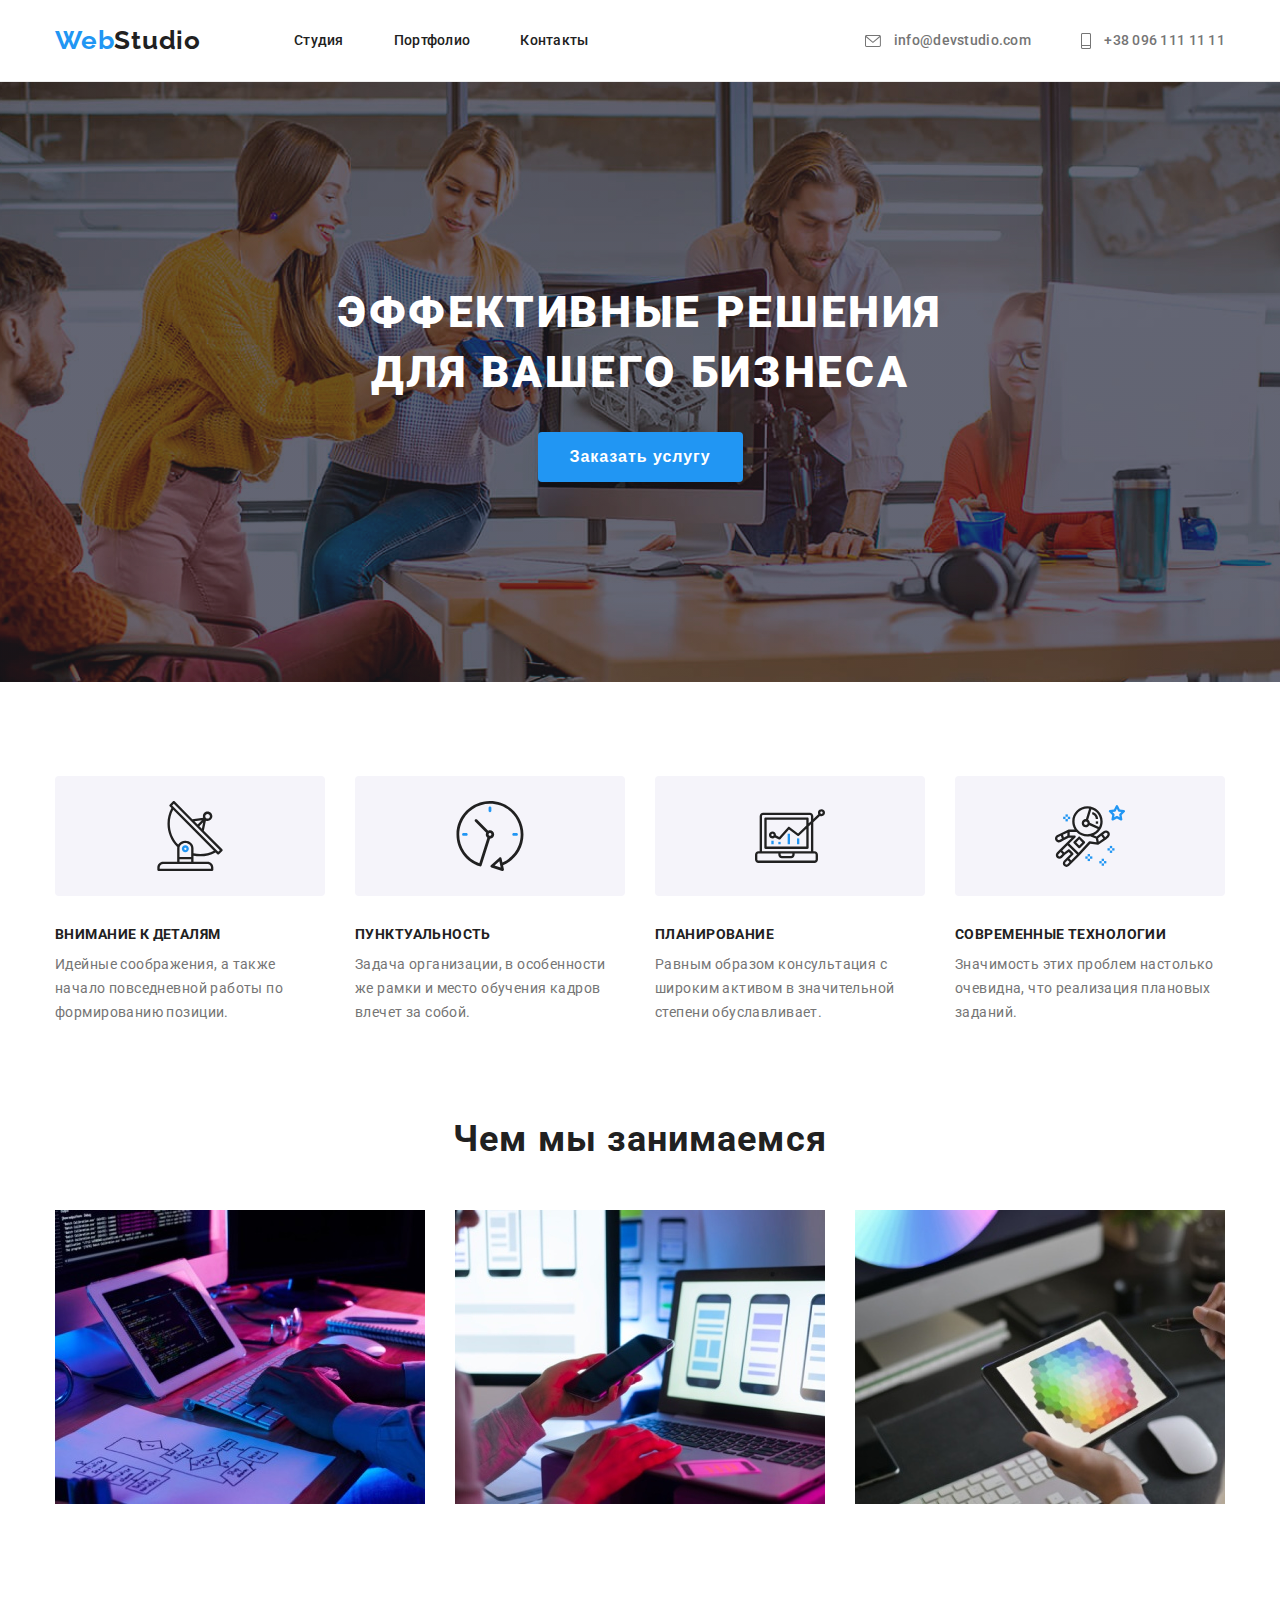
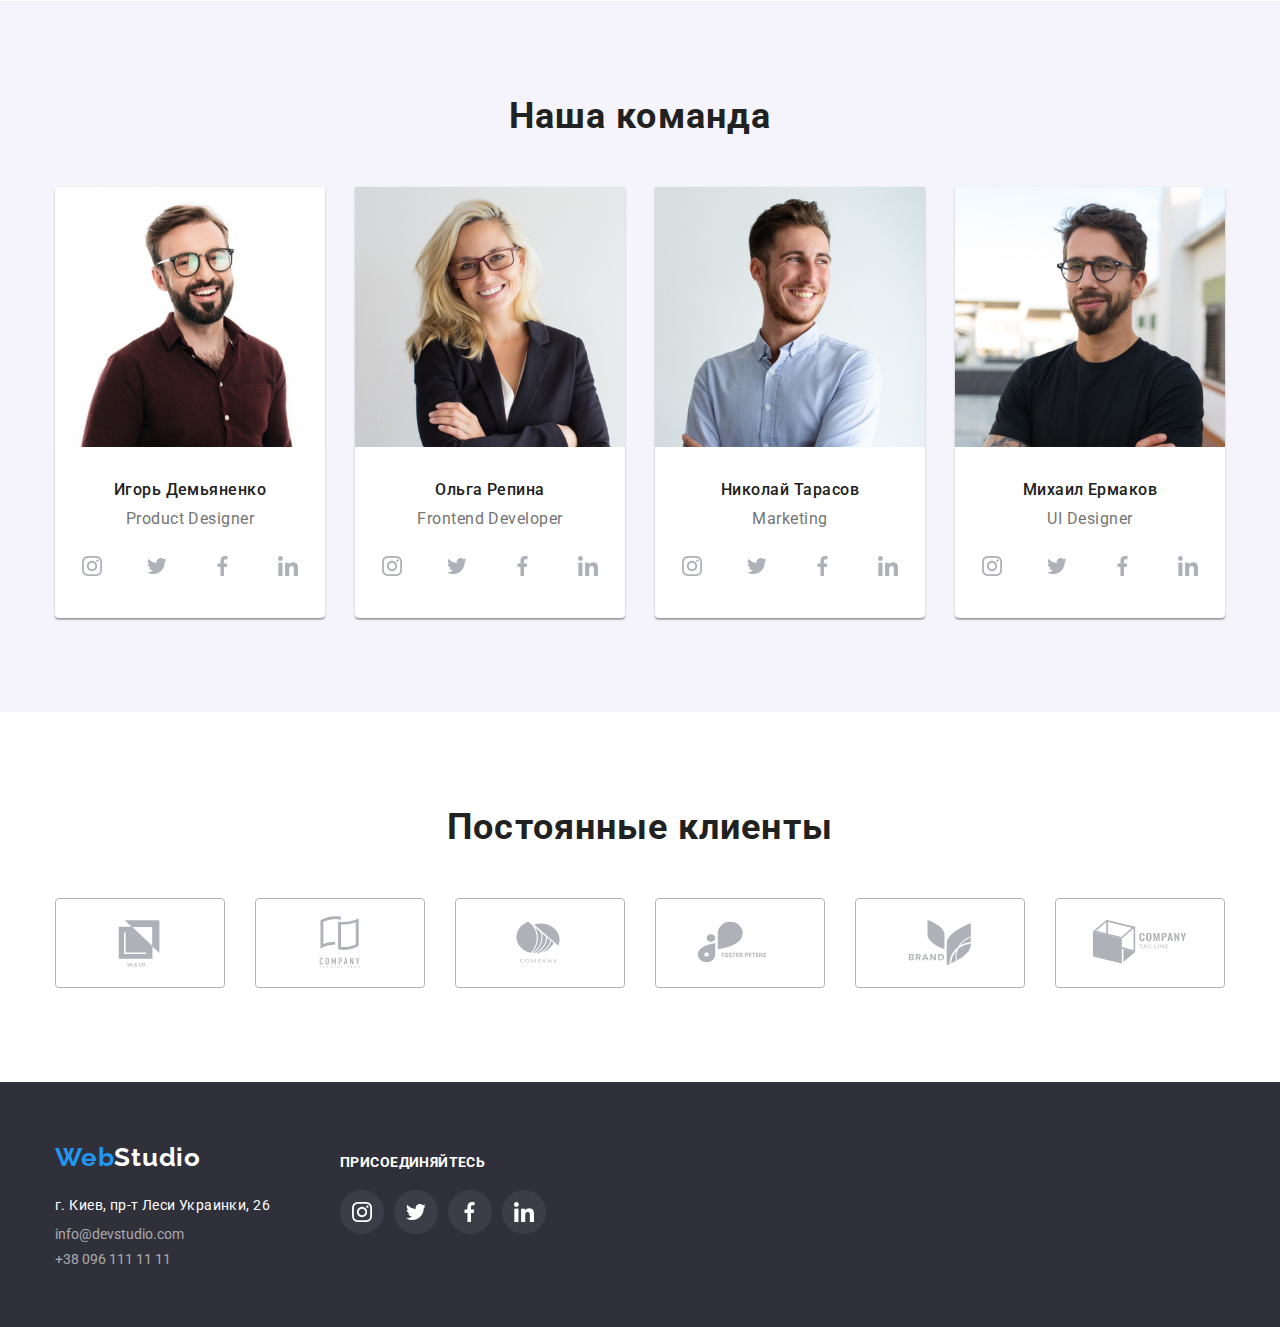
<file: index.html>
<!DOCTYPE html>
<html lang="ru">
  <head>
    <meta charset="UTF-8" />
    <meta http-equiv="X-UA-Compatible" content="IE=edge" />
    <meta name="viewport" content="width=device-width, initial-scale=1.0" />
    <title>WebStudio</title>
    <link rel="preconnect" href="https://fonts.googleapis.com" />
    <link rel="preconnect" href="https://fonts.gstatic.com" crossorigin />
    <link
      href="https://fonts.googleapis.com/css2?family=Raleway:wght@700&family=Roboto:wght@400;500;700;900&display=swap"
      rel="stylesheet"
    />
    <link rel="stylesheet" href="./css/reset.css" />
    <link rel="stylesheet" href="./css/style.css" />
  </head>
  <body>
    <header>
      <div class="container header-container">
        <nav class="nav">
          <a lang="en" href="./index.html" class="logo"
            >Web<span class="color-black">Studio</span></a
          >
          <ul class="links">
            <li><a href="./index.html">Студия</a></li>
            <li><a href="./portfolio.html">Портфолио</a></li>
            <li><a href="">Контакты</a></li>
          </ul>
        </nav>
        <ul class="contacts">
          <li class="contact-item">
            <a class="contact-mail" href="mailto:info@devstudio.com">
              <svg class="contacts-icon" width="16" height="12">
                <use href="./images/icons.svg#icon-mail"></use>
              </svg>
              info@devstudio.com</a
            >
          </li>
          <li class="contact-item">
            <a class="contact-mail" href="tel:+380961111111">
              <svg class="contacts-icon" width="10" height="16">
                <use href="./images/icons.svg#icon-phone"></use>
              </svg>
              +38 096 111 11 11</a
            >
          </li>
        </ul>
      </div>
    </header>
    <main>
      <!-- ButtonBox hero -->
      <section class="hero">
        <h1 class="hero-title">Эффективные решения для вашего бизнеса</h1>
        <button type="button" class="hero-btn">Заказать услугу</button>
      </section>
      <!-- Features -->
      <section class="feature-section">
        <h2 hidden>Наши преимущества</h2>
        <div class="container features-container">
          <ul class="list features-list">
            <li class="features-item">
              <div class="features-pic">
                <svg class="features-icon" width="70" height="70">
                  <use href="./images/icons.svg#icon-antena"></use>
                </svg>
              </div>
              <h3 class="title-features">Внимание к деталям</h3>
              <p class="discription-features">
                Идейные соображения, а также начало повседневной работы по формированию позиции.
              </p>
            </li>
            <li class="features-item">
              <div class="features-pic">
                <svg class="features-icon" width="70" height="70">
                  <use href="./images/icons.svg#icon-time"></use>
                </svg>
              </div>
              <h3 class="title-features">Пунктуальность</h3>
              <p class="discription-features">
                Задача организации, в особенности же рамки и место обучения кадров влечет за собой.
              </p>
            </li>
            <li class="features-item">
              <div class="features-pic">
                <svg class="features-icon" width="70" height="70">
                  <use href="./images/icons.svg#icon-graph"></use>
                </svg>
              </div>
              <h3 class="title-features">Планирование</h3>
              <p class="discription-features">
                Равным образом консультация с широким активом в значительной степени обуславливает.
              </p>
            </li>
            <li class="features-item">
              <div class="features-pic">
                <svg class="features-icon" width="70" height="70">
                  <use href="./images/icons.svg#icon-cosmo"></use>
                </svg>
              </div>
              <h3 class="title-features">Современные технологии</h3>
              <p class="discription-features">
                Значимость этих проблем настолько очевидна, что реализация плановых заданий.
              </p>
            </li>
          </ul>
        </div>
      </section>
      <!-- AboutUs -->
      <section class="section">
        <h2 class="about-title">Чем мы занимаемся</h2>
        <div class="container">
          <ul class="about-img-list">
            <li class="about-list-item">
              <img src="./images/box_1.jpg" alt="руки печатают" width="370" height="294" />
            </li>
            <li class="about-list-item">
              <img src="./images/box_2.jpg" alt="телефон" width="370" height="294" />
            </li>
            <li class="about-list-item">
              <img src="./images/box_3.jpg" alt="планшет" width="370" height="294" />
            </li>
          </ul>
        </div>
      </section>
      <!-- OurTeam -->
      <section class="section team-section">
        <h2 class="title-team">Наша команда</h2>
        <div class="container our-team-container">
          <ul class="list list-team">
            <li class="team-card">
              <img src="./images/team_1.jpg" alt="дизайнер продукта" width="270" height="260" />
              <div class="description-card">
                <h3 class="team-mate">Игорь Демьяненко</h3>
                <p lang="en" class="team-position">Product Designer</p>
                <ul class="worker-social">
                  <li class="social-item">
                    <a class="social-link" href="https://www.instagram.com" target="_blank">
                      <svg class="social-network" width="20" height="20">
                        <use href="./images/icons.svg#icon-instagram"></use>
                      </svg>
                    </a>
                  </li>
                  <li class="social-item">
                    <a class="social-link" href="https://twitter.com" target="_blank">
                      <svg class="social-network" width="20" height="20">
                        <use href="./images/icons.svg#icon-twitter"></use>
                      </svg>
                    </a>
                  </li>
                  <li class="social-item">
                    <a class="social-link" href="https://www.facebook.com" target="_blank">
                      <svg class="social-network" width="20" height="20">
                        <use href="./images/icons.svg#icon-facebook"></use>
                      </svg>
                    </a>
                  </li>
                  <li class="social-item">
                    <a class="social-link" href="https://www.linkedin.com" target="_blank">
                      <svg class="social-network" width="20" height="20">
                        <use href="./images/icons.svg#icon-linkedin"></use>
                      </svg>
                    </a>
                  </li>
                </ul>
              </div>
            </li>
            <li class="team-card">
              <img src="./images/team_2.jpg" alt="фронтенд разработчик" width="270" height="260" />
              <div class="description-card">
                <h3 class="team-mate">Ольга Репина</h3>
                <p lang="en" class="team-position">Frontend Developer</p>
                <ul class="worker-social">
                  <li class="social-item">
                    <a class="social-link" href="https://www.instagram.com" target="_blank">
                      <svg class="social-network" width="20" height="20">
                        <use href="./images/icons.svg#icon-instagram"></use>
                      </svg>
                    </a>
                  </li>
                  <li class="social-item">
                    <a class="social-link" href="https://twitter.com" target="_blank">
                      <svg class="social-network" width="20" height="20">
                        <use href="./images/icons.svg#icon-twitter"></use>
                      </svg>
                    </a>
                  </li>
                  <li class="social-item">
                    <a class="social-link" href="https://www.facebook.com" target="_blank">
                      <svg class="social-network" width="20" height="20">
                        <use href="./images/icons.svg#icon-facebook"></use>
                      </svg>
                    </a>
                  </li>
                  <li class="social-item">
                    <a class="social-link" href="https://www.linkedin.com" target="_blank">
                      <svg class="social-network" width="20" height="20">
                        <use href="./images/icons.svg#icon-linkedin"></use>
                      </svg>
                    </a>
                  </li>
                </ul>
              </div>
            </li>
            <li class="team-card">
              <img src="./images/team_3.jpg" alt="маркетолог" width="270" height="260" />
              <div class="description-card">
                <h3 class="team-mate">Николай Тарасов</h3>
                <p lang="en" class="team-position">Marketing</p>
                <ul class="worker-social">
                  <li class="social-item">
                    <a class="social-link" href="https://www.instagram.com" target="_blank">
                      <svg class="social-network" width="20" height="20">
                        <use href="./images/icons.svg#icon-instagram"></use>
                      </svg>
                    </a>
                  </li>
                  <li class="social-item">
                    <a class="social-link" href="https://twitter.com" target="_blank">
                      <svg class="social-network" width="20" height="20">
                        <use href="./images/icons.svg#icon-twitter"></use>
                      </svg>
                    </a>
                  </li>
                  <li class="social-item">
                    <a class="social-link" href="https://www.facebook.com" target="_blank">
                      <svg class="social-network" width="20" height="20">
                        <use href="./images/icons.svg#icon-facebook"></use>
                      </svg>
                    </a>
                  </li>
                  <li class="social-item">
                    <a class="social-link" href="https://www.linkedin.com" target="_blank">
                      <svg class="social-network" width="20" height="20">
                        <use href="./images/icons.svg#icon-linkedin"></use>
                      </svg>
                    </a>
                  </li>
                </ul>
              </div>
            </li>
            <li class="team-card">
              <img src="./images/team_4.jpg" alt="дизайнер интерфейса" width="270" height="260" />
              <div class="description-card">
                <h3 class="team-mate">Михаил Ермаков</h3>
                <p lang="en" class="team-position">UI Designer</p>
                <ul class="worker-social">
                  <li class="social-item">
                    <a class="social-link" href="https://www.instagram.com" target="_blank">
                      <svg class="social-network" width="20" height="20">
                        <use href="./images/icons.svg#icon-instagram"></use>
                      </svg>
                    </a>
                  </li>
                  <li class="social-item">
                    <a class="social-link" href="https://twitter.com" target="_blank">
                      <svg class="social-network" width="20" height="20">
                        <use href="./images/icons.svg#icon-twitter"></use>
                      </svg>
                    </a>
                  </li>
                  <li class="social-item">
                    <a class="social-link" href="https://www.facebook.com" target="_blank">
                      <svg class="social-network" width="20" height="20">
                        <use href="./images/icons.svg#icon-facebook"></use>
                      </svg>
                    </a>
                  </li>
                  <li class="social-item">
                    <a class="social-link" href="https://www.linkedin.com" target="_blank">
                      <svg class="social-network" width="20" height="20">
                        <use href="./images/icons.svg#icon-linkedin"></use>
                      </svg>
                    </a>
                  </li>
                </ul>
              </div>
            </li>
          </ul>
        </div>
      </section>
      <!-- Regular Customers -->
      <section class="customers">
        <div class="container">
          <h2 class="title-team">Постоянные клиенты</h2>
          <ul class="customers-list">
            <li class="customers-item">
              <a class="customers-link" href="/">
                <svg class="customers-logo" width="106" height="60">
                  <use href="./images/icons.svg#icon-company1"></use>
                </svg>
              </a>
            </li>
            <li class="customers-item">
              <a class="customers-link" href="/">
                <svg class="customers-logo" width="106" height="60">
                  <use href="./images/icons.svg#icon-company2"></use>
                </svg>
              </a>
            </li>
            <li class="customers-item">
              <a class="customers-link" href="/">
                <svg class="customers-logo" width="106" height="60">
                  <use href="./images/icons.svg#icon-company3"></use>
                </svg>
              </a>
            </li>
            <li class="customers-item">
              <a class="customers-link" href="/">
                <svg class="customers-logo" width="106" height="60">
                  <use href="./images/icons.svg#icon-company4"></use>
                </svg>
              </a>
            </li>
            <li class="customers-item">
              <a class="customers-link" href="/">
                <svg class="customers-logo" width="106" height="60">
                  <use href="./images/icons.svg#icon-company5"></use>
                </svg>
              </a>
            </li>
            <li class="customers-item">
              <a class="customers-link" href="/">
                <svg class="customers-logo" width="106" height="60">
                  <use href="./images/icons.svg#icon-company6"></use>
                </svg>
              </a>
            </li>
          </ul>
        </div>
      </section>
    </main>
    <footer class="foot-container">
      <div class="container">
        <div class="footer-adress">
          <a lang="en" href="./index.html" class="logo"
            >Web<span class="color-logo-footer">Studio</span></a
          >
          <ul class="footer">
            <li class="footer-item">
              <address>
                <a class="foot-adress" href="https://goo.gl/maps/8ebgqSX6K33a8LGr6"
                  >г. Киев, пр-т Леси Украинки, 26</a
                >
              </address>
            </li>
            <li class="footer-item">
              <a class="foot-contacts" href="mailto:info@devstudio.com">info@devstudio.com</a>
            </li>
            <li class="footer-item">
              <a class="foot-contacts" href="tel:+380961111111">+38 096 111 11 11</a>
            </li>
          </ul>
        </div>
        <div class="footer-social">
          <h2 class="footer-title">присоединяйтесь</h2>
          <ul class="footer-social-list">
            <li class="footer-social-item">
              <a class="footer-social-link" href="https://www.instagram.com" target="_blank">
                <svg class="footer-social-icon" width="20" height="20">
                  <use href="./images/icons.svg#icon-instagram"></use>
                </svg>
              </a>
            </li>
            <li class="footer-social-item">
              <a class="footer-social-link" href="https://twitter.com" target="_blank">
                <svg class="footer-social-icon" width="20" height="20">
                  <use href="./images/icons.svg#icon-twitter"></use>
                </svg>
              </a>
            </li>
            <li class="footer-social-item">
              <a class="footer-social-link" href="https://www.facebook.com" target="_blank">
                <svg class="footer-social-icon" width="20" height="20">
                  <use href="./images/icons.svg#icon-facebook"></use>
                </svg>
              </a>
            </li>
            <li class="footer-social-item">
              <a class="footer-social-link" href="https://www.linkedin.com" target="_blank">
                <svg class="footer-social-icon" width="20" height="20">
                  <use href="./images/icons.svg#icon-linkedin"></use>
                </svg>
              </a>
            </li>
          </ul>
        </div>
      </div>
    </footer>
  </body>
</html>
</file>
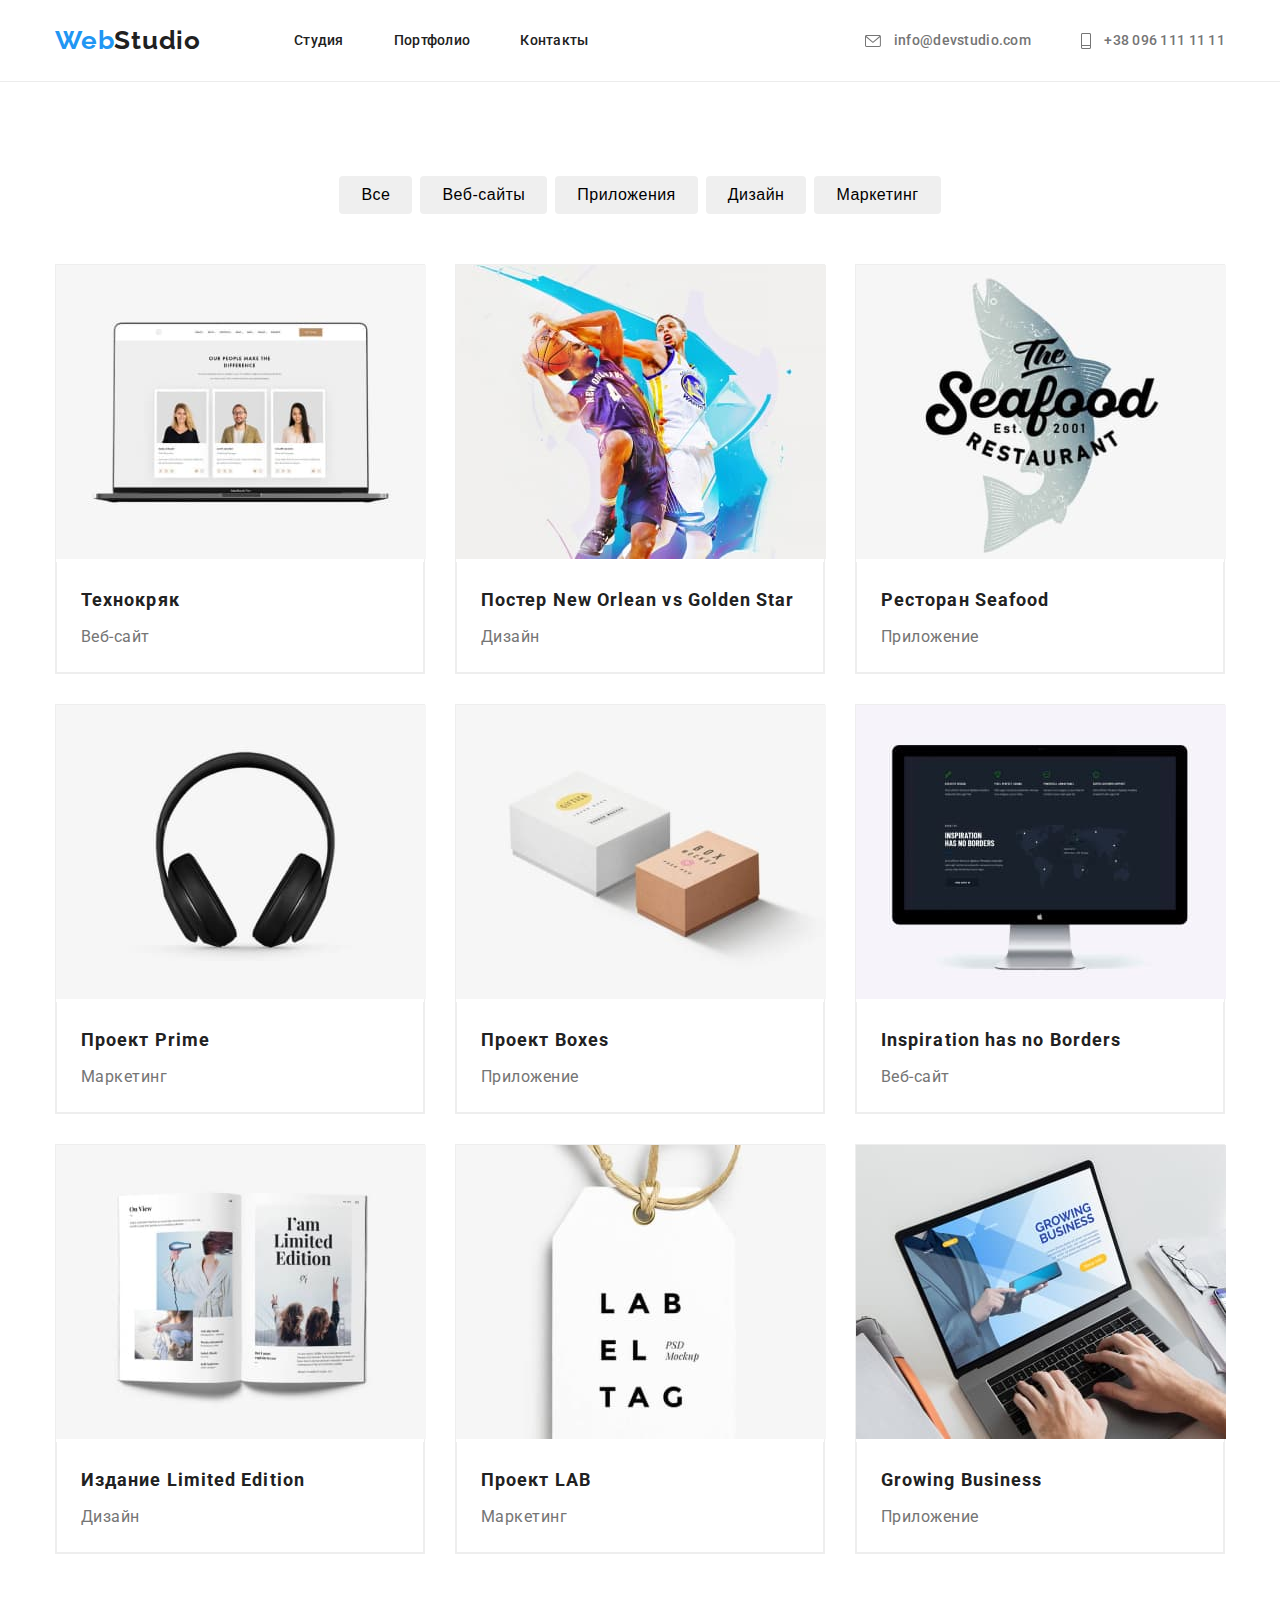
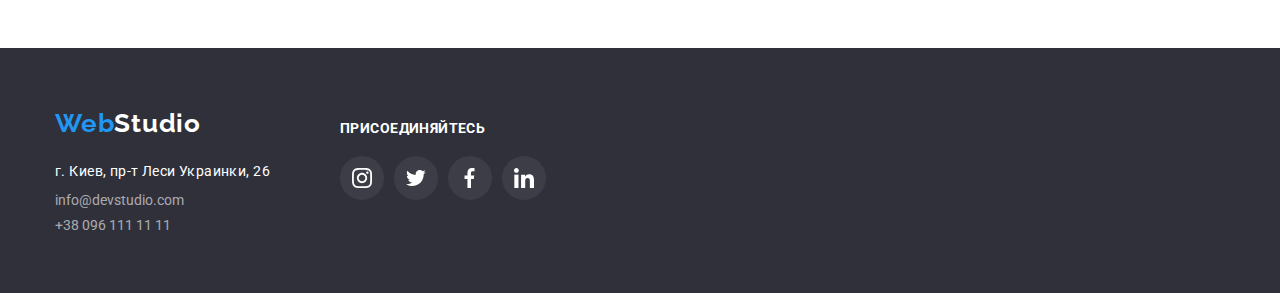
<file: portfolio.html>
<!DOCTYPE html>
<html lang="ru">
  <head>
    <meta charset="UTF-8" />
    <meta http-equiv="X-UA-Compatible" content="IE=edge" />
    <meta name="viewport" content="width=device-width, initial-scale=1.0" />
    <title>WebStudio</title>
    <link rel="preconnect" href="https://fonts.googleapis.com" />
    <link rel="preconnect" href="https://fonts.gstatic.com" crossorigin />
    <link
      href="https://fonts.googleapis.com/css2?family=Raleway:wght@700&family=Roboto:wght@400;500;700;900&display=swap"
      rel="stylesheet"
    />
    <link rel="stylesheet" href="./css/reset.css" />
    <link rel="stylesheet" href="./css/style.css" />
  </head>
  <body>
    <header>
      <div class="container">
        <nav class="nav">
          <a lang="en" href="./index.html" class="logo"
            >Web<span class="color-black">Studio</span></a
          >
          <ul class="links">
            <li><a href="./index.html">Студия</a></li>
            <li><a href="./portfolio.html">Портфолио</a></li>
            <li><a href="">Контакты</a></li>
          </ul>
        </nav>
        <ul class="contacts">
          <li class="contact-item">
            <a href="mailto:info@devstudio.com">
              <svg class="contacts-icon" width="16" height="12">
                <use href="./images/icons.svg#icon-mail"></use>
              </svg>
              info@devstudio.com</a
            >
          </li>
          <li class="contact-item">
            <a href="tel:+380961111111">
              <svg class="contacts-icon" width="10" height="16">
                <use href="./images/icons.svg#icon-phone"></use>
              </svg>
              +38 096 111 11 11</a
            >
          </li>
        </ul>
      </div>
    </header>
    <main>
      <section class="section">
        <h1 hidden>Портфолио</h1>
        <div class="container">
          <ul class="buttons">
            <li class="btn-item"><button type="button" class="btn-filter">Все</button></li>
            <li class="btn-item"><button type="button" class="btn-filter">Веб-сайты</button></li>
            <li class="btn-item"><button type="button" class="btn-filter">Приложения</button></li>
            <li class="btn-item"><button type="button" class="btn-filter">Дизайн</button></li>
            <li class="btn-item"><button type="button" class="btn-filter">Маркетинг</button></li>
          </ul>
          <ul class="portfolio-list">
            <li class="portfolio-item">
              <a href="#">
                <img src="./images/portfolio/portf1.jpg" alt="ноутбук" width="370" height="294" />
                <div class="portfolio-descript-card">
                  <h2 class="portfolio-title">Технокряк</h2>
                  <p class="portfolio-type">Веб-сайт</p>
                </div>
              </a>
            </li>
            <li class="portfolio-item">
              <a href="#">
                <img src="./images/portfolio/portf2.jpg" alt="баскетбол" width="370" height="294" />
                <div class="portfolio-descript-card">
                  <h2 lang="en" class="portfolio-title">Постер New Orlean vs Golden Star</h2>
                  <p class="portfolio-type">Дизайн</p>
                </div>
              </a>
            </li>
            <li class="portfolio-item">
              <a href="#">
                <img src="./images/portfolio/portf3.jpg" alt="ресторан" width="370" height="294" />
                <div class="portfolio-descript-card">
                  <h2 class="portfolio-title">Ресторан Seafood</h2>
                  <p class="portfolio-type">Приложение</p>
                </div>
              </a>
            </li>
            <li class="portfolio-item">
              <a href="#">
                <img src="./images/portfolio/portf4.jpg" alt="наушники" width="370" height="294" />
                <div class="portfolio-descript-card">
                  <h2 class="portfolio-title">Проект Prime</h2>
                  <p class="portfolio-type">Маркетинг</p>
                </div>
              </a>
            </li>
            <li class="portfolio-item">
              <a href="#">
                <img src="./images/portfolio/portf5.jpg" alt="коробки" width="370" height="294" />
                <div class="portfolio-descript-card">
                  <h2 class="portfolio-title">Проект Boxes</h2>
                  <p class="portfolio-type">Приложение</p>
                </div>
              </a>
            </li>
            <li class="portfolio-item">
              <a href="#">
                <img src="./images/portfolio/portf6.jpg" alt="монитор" width="370" height="294" />
                <div class="portfolio-descript-card">
                  <h2 lang="en" class="portfolio-title">Inspiration has no Borders</h2>
                  <p class="portfolio-type">Веб-сайт</p>
                </div>
              </a>
            </li>
            <li class="portfolio-item">
              <a href="#">
                <img src="./images/portfolio/portf7.jpg" alt="журнал" width="370" height="294" />
                <div class="portfolio-descript-card">
                  <h2 class="portfolio-title">Издание Limited Edition</h2>
                  <p class="portfolio-type">Дизайн</p>
                </div>
              </a>
            </li>
            <li class="portfolio-item">
              <a href="#">
                <img src="./images/portfolio/portf8.jpg" alt="бирка" width="370" height="294" />
                <div class="portfolio-descript-card">
                  <h2 class="portfolio-title">Проект LAB</h2>
                  <p class="portfolio-type">Маркетинг</p>
                </div>
              </a>
            </li>
            <li class="portfolio-item">
              <a href="#">
                <img src="./images/portfolio/portf9.jpg" alt="печатают" width="370" height="294" />
                <div class="portfolio-descript-card">
                  <h2 lang="en" class="portfolio-title">Growing Business</h2>
                  <p class="portfolio-type">Приложение</p>
                </div>
              </a>
            </li>
          </ul>
        </div>
      </section>
    </main>
    <footer class="foot-container">
      <div class="container foot-container">
        <div class="footer-adress">
          <a lang="en" href="./index.html" class="logo"
            >Web<span class="color-logo-footer">Studio</span></a
          >
          <ul class="footer">
            <li class="footer-item">
              <address>
                <a class="foot-adress" href="https://goo.gl/maps/8ebgqSX6K33a8LGr6"
                  >г. Киев, пр-т Леси Украинки, 26</a
                >
              </address>
            </li>
            <li class="footer-item">
              <a class="foot-contacts" href="mailto:info@devstudio.com">info@devstudio.com</a>
            </li>
            <li class="footer-item">
              <a class="foot-contacts" href="tel:+380961111111">+38 096 111 11 11</a>
            </li>
          </ul>
        </div>
        <div class="footer-social">
          <h2 class="footer-title">присоединяйтесь</h2>
          <ul class="footer-social-list">
            <li class="footer-social-item">
              <a class="footer-social-link" href="https://www.instagram.com" target="_blank">
                <svg class="footer-social-icon" width="20" height="20">
                  <use href="./images/icons.svg#icon-instagram"></use>
                </svg>
              </a>
            </li>
            <li class="footer-social-item">
              <a class="footer-social-link" href="https://twitter.com" target="_blank">
                <svg class="footer-social-icon" width="20" height="20">
                  <use href="./images/icons.svg#icon-twitter"></use>
                </svg>
              </a>
            </li>
            <li class="footer-social-item">
              <a class="footer-social-link" href="https://www.facebook.com" target="_blank">
                <svg class="footer-social-icon" width="20" height="20">
                  <use href="./images/icons.svg#icon-facebook"></use>
                </svg>
              </a>
            </li>
            <li class="footer-social-item">
              <a class="footer-social-link" href="https://www.linkedin.com" target="_blank">
                <svg class="footer-social-icon" width="20" height="20">
                  <use href="./images/icons.svg#icon-linkedin"></use>
                </svg>
              </a>
            </li>
          </ul>
        </div>
      </div>
    </footer>
  </body>
</html>
</file>
<file: css/style.css>
:root {
  --main-font: 'Roboto', sans-serif;
  --logo-font: 'Raleway', sans-serif;
  --main-color: #212121;
  --sec-color: #757575;
  --active-color: #2196f3;
  --white-color: #fff;
  --btn-hover: #188ce8;
  --hero-color: #2f303a;
  --team-bg: #f5f4fa;
  --footer-cont: rgba(255, 255, 255, 0.6);
}
body {
  font-family: var(--main-font);
  color: var(--main-color);
  font-size: 14px;
  font-style: normal;
}
.list {
  list-style: none;
  margin: 0;
  padding: 0;
}
.section {
  padding: 94px 0;
}
.container {
  width: 1200px;
  margin: 0 auto;
  padding: 0 15px;
  /* outline: 1px solid tomato; */
}
/* Header */
header {
  border-bottom: 1px solid #ececec;
}
.nav,
.links,
.contacts,
header .container {
  display: flex;
  justify-content: space-between;
}
header .logo {
  margin-right: 93px;
  display: flex;
  align-items: center;
  font-family: var(--logo-font);
  font-weight: bold;
  font-size: 26px;
  line-height: calc(31 / 26);
  letter-spacing: 0.03em;
  color: var(--active-color);
}
.color-black {
  color: var(--main-color);
}
.contacts a,
.links a {
  font-weight: 500;
  font-size: 14px;
  line-height: calc(16 / 14);
  letter-spacing: 0.02em;
  color: var(--main-color);
  padding: 32px 0;
  display: inline-block;
  margin-right: 50px;
}
.contacts a {
  color: var(--sec-color);
}
.contacts li:last-child a,
.links li:last-child a {
  margin-right: 0%;
}
.contacts-icon {
  fill: #757575;
  margin-right: 10px;
  vertical-align: middle;
}
.contacts-icon:hover,
.contacts-icon:focus {
  fill: #2196f3;
}
.contacts a:hover,
.contacts a:focus,
.links a:hover,
.links a:focus {
  color: var(--active-color);
}
/* Hero */
.hero {
  padding: 200px 0;
  background: var(--hero-color);
  background-image: linear-gradient(rgba(47, 48, 58, 0.4), rgba(47, 48, 58, 0.4)),
    url(../images/hero.jpg);
  max-width: 1600px;
  background-repeat: no-repeat;
  background-position: center;
  margin: auto;
  background-size: cover;
}

.hero-title {
  font-size: 44px;
  color: var(--white-color);
  font-weight: 900;
  font-size: 44px;
  line-height: calc(60 / 44);
  text-align: center;
  letter-spacing: 0.06em;
  max-width: 650px;
  margin: 0 auto;
  margin-bottom: 30px;
  text-transform: uppercase;
}
.hero-btn {
  padding: 10px 32px;
  border-radius: 4px;
  margin: 0 auto;
  display: block;
  background: var(--active-color);
  box-shadow: 0px 4px 4px rgba(0, 0, 0, 0.15);
  font-weight: bold;
  font-size: 16px;
  line-height: calc(30 / 16);
  letter-spacing: 0.06em;
  color: var(--white-color);
}
.hero-btn:hover,
.hero-btn:focus {
  background: var(--btn-hover);
}
/* Features */
.features-pic {
  background-color: #f5f4fa;
  border-radius: 4px;
  height: 120px;
  padding: 25px 100px;
  margin-bottom: 30px;
}
.feature-section {
  padding-top: 94px;
}
.features-list {
  display: flex;
  justify-content: space-between;
}
.features-item {
  width: 270px;
}
.features-list .features-item + .features-item {
  margin-left: 30px;
}
.title-features {
  margin-bottom: 10px;
  font-weight: bold;
  font-size: 14px;
  line-height: calc(16 / 14);
  letter-spacing: 0.03em;
  text-transform: uppercase;
}
.discription-features {
  color: var(--sec-color);
  font-weight: normal;
  font-size: 14px;
  line-height: calc(24 / 14);
  letter-spacing: 0.03em;
}
/* AboutUs */
.about-title {
  text-align: center;
  margin-bottom: 50px;
  font-style: normal;
  font-weight: bold;
  font-size: 36px;
  line-height: calc(42 / 36);
  text-align: center;
  letter-spacing: 0.03em;
}
.about-img-list {
  display: flex;
}
.about-img-list .about-list-item + .about-list-item {
  margin-left: 30px;
}
/* OurTeam */
.team-section {
  background: var(--team-bg);
}
.title-team {
  margin-bottom: 50px;
  font-style: normal;
  font-weight: bold;
  font-size: 36px;
  line-height: calc(42 / 36);
  text-align: center;
  letter-spacing: 0.03em;
}
.list-team {
  display: flex;
  flex-wrap: wrap;
}
.list-team .team-card + .team-card {
  margin-left: 30px;
}
.team-card {
  width: 270px;
  background: var(--white-color);
  box-shadow: 0px 1px 3px rgba(0, 0, 0, 0.12), 0px 1px 1px rgba(0, 0, 0, 0.14),
    0px 2px 1px rgba(0, 0, 0, 0.2);
  border-radius: 0px 0px 4px 4px;
}
.description-card {
  padding: 30px 15px;
  text-align: center;
}
.team-mate {
  margin-bottom: 10px;
  font-style: normal;
  font-weight: 500;
  font-size: 16px;
  line-height: calc(19 / 16);
  text-align: center;
  letter-spacing: 0.03em;
}
.team-position {
  color: var(--sec-color);
  font-style: normal;
  font-weight: normal;
  font-size: 16px;
  line-height: calc(19 / 16);
  text-align: center;
  letter-spacing: 0.03em;
}
.worker-social {
  display: flex;
  margin-top: 16px;
  justify-content: space-between;
}

.social-link {
  display: flex;
  justify-content: center;
  align-items: center;
  width: 44px;
  height: 44px;
  border-radius: 50%;
  color: #afb1b8;
}

.social-link:hover,
.social-link:focus {
  background-color: var(--active-color);
  color: var(--white-color);
}

.social-network {
  fill: currentColor;
}
/* Regular Customers */
.customers {
  padding-top: 94px;
  padding-bottom: 94px;
}

.customers-list {
  display: flex;
  justify-content: space-between;
}

.customers-link {
  display: flex;
  justify-content: center;
  align-items: center;
  color: #afb1b8;
  width: 170px;
  height: 90px;
  border: 1px solid;
  border-radius: 4px;
}

.customers-logo {
  fill: currentColor;
}

.customers-link:hover,
.customers-link:focus {
  color: var(--active-color);
  border-color: var(--active-color);
}
/* Footer */
footer {
  padding-top: 60px;
  padding-bottom: 60px;
  background: var(--hero-color);
}
footer .container {
  display: flex;
}
footer .logo {
  display: block;
  padding-top: 0;
  padding-bottom: 0;
  margin-bottom: 20px;
  font-family: var(--logo-font);
  font-weight: bold;
  font-size: 26px;
  line-height: calc(31 / 26);
  letter-spacing: 0.03em;
  color: var(--active-color);
}
.color-logo-footer {
  color: var(--white-color);
}
footer a {
  color: var(--footer-cont);
}
.footer li:first-child a {
  font-style: normal;
  font-weight: normal;
  font-size: 14px;
  line-height: calc(24 / 14);
  letter-spacing: 0.03em;
  color: var(--white-color);
}
.footer-item:not(:last-child) {
  margin-bottom: 9px;
}
.footer-social {
  margin-left: 70px;
  padding-top: 12px;
  width: 206px;
  height: 80px;
}

.footer-social-item {
  width: 44px;
  height: 44px;
}

.footer-social-list {
  display: flex;
  justify-content: space-between;
  margin-top: 20px;
}

.footer-social-link {
  display: flex;
  justify-content: center;
  align-items: center;
  width: 44px;
  height: 44px;
  border-radius: 50%;
  color: var(--white-color);
  background-color: #ffffff10;
}

.footer-social-icon {
  fill: currentColor;
}

.footer-social-link:hover,
.footer-social-link:focus {
  background-color: var(--active-color);
  color: var(--white-color);
}
.footer-title {
  color: var(--white-color);
  font-style: normal;
  font-weight: 700;
  font-size: 14px;
  line-height: calc(16, 41 / 14);
  letter-spacing: 0.03em;
  text-transform: uppercase;
}

/* portfolio page */
.portfolio-container {
  padding-top: 94px;
  padding-bottom: 94px;
}
.buttons {
  display: flex;
  justify-content: center;
  margin: 0 auto;
  padding-bottom: 50px;
}
.btn-item {
  margin-right: 8px;
}
.btn-item:last-child {
  margin-right: 0;
}
.btn-filter {
  padding: 6px 22px;
  font-style: normal;
  font-weight: 500;
  font-size: 16px;
  line-height: calc(26 / 16);
  letter-spacing: 0.03em;
  border-radius: 4px;
}
.btn-filter:hover,
.btn-filter:focus {
  background: var(--btn-hover);
  color: var(--white-color);
  box-shadow: 0px 3px 1px rgba(0, 0, 0, 0.1), 0px 1px 2px rgba(0, 0, 0, 0.08),
    0px 2px 2px rgba(0, 0, 0, 0.12);
  border-radius: 4px;
}
.portfolio-list {
  display: flex;
  flex-wrap: wrap;
}
.portfolio-item {
  width: 370px;
  margin-right: 30px;
  margin-bottom: 30px;
  text-align: start;
  border: 1px solid #eeeeee;
}
.portfolio-item:hover {
  box-sizing: border-box;
  box-shadow: 0px 1px 1px rgba(0, 0, 0, 0.12), 0px 4px 4px rgba(0, 0, 0, 0.06),
    1px 4px 6px rgba(0, 0, 0, 0.16);
}
.portfolio-item:nth-child(3n) {
  margin-right: 0px;
}
.portfolio-item:nth-last-child(-n + 3) {
  margin-bottom: 0px;
}
.portfolio-descript-card {
  padding: 20px 24px;
  border: 1px solid #eeeeee;
  border-top: none;
}
.portfolio-title {
  margin-bottom: 4px;
  font-style: normal;
  font-weight: bold;
  font-size: 18px;
  line-height: calc(36 / 18);
  letter-spacing: 0.06em;
  color: var(--main-color);
}
.portfolio-type {
  font-style: normal;
  font-weight: normal;
  font-size: 16px;
  line-height: calc(30 / 16);
  letter-spacing: 0.03em;
  color: var(--sec-color);
}
</file>
